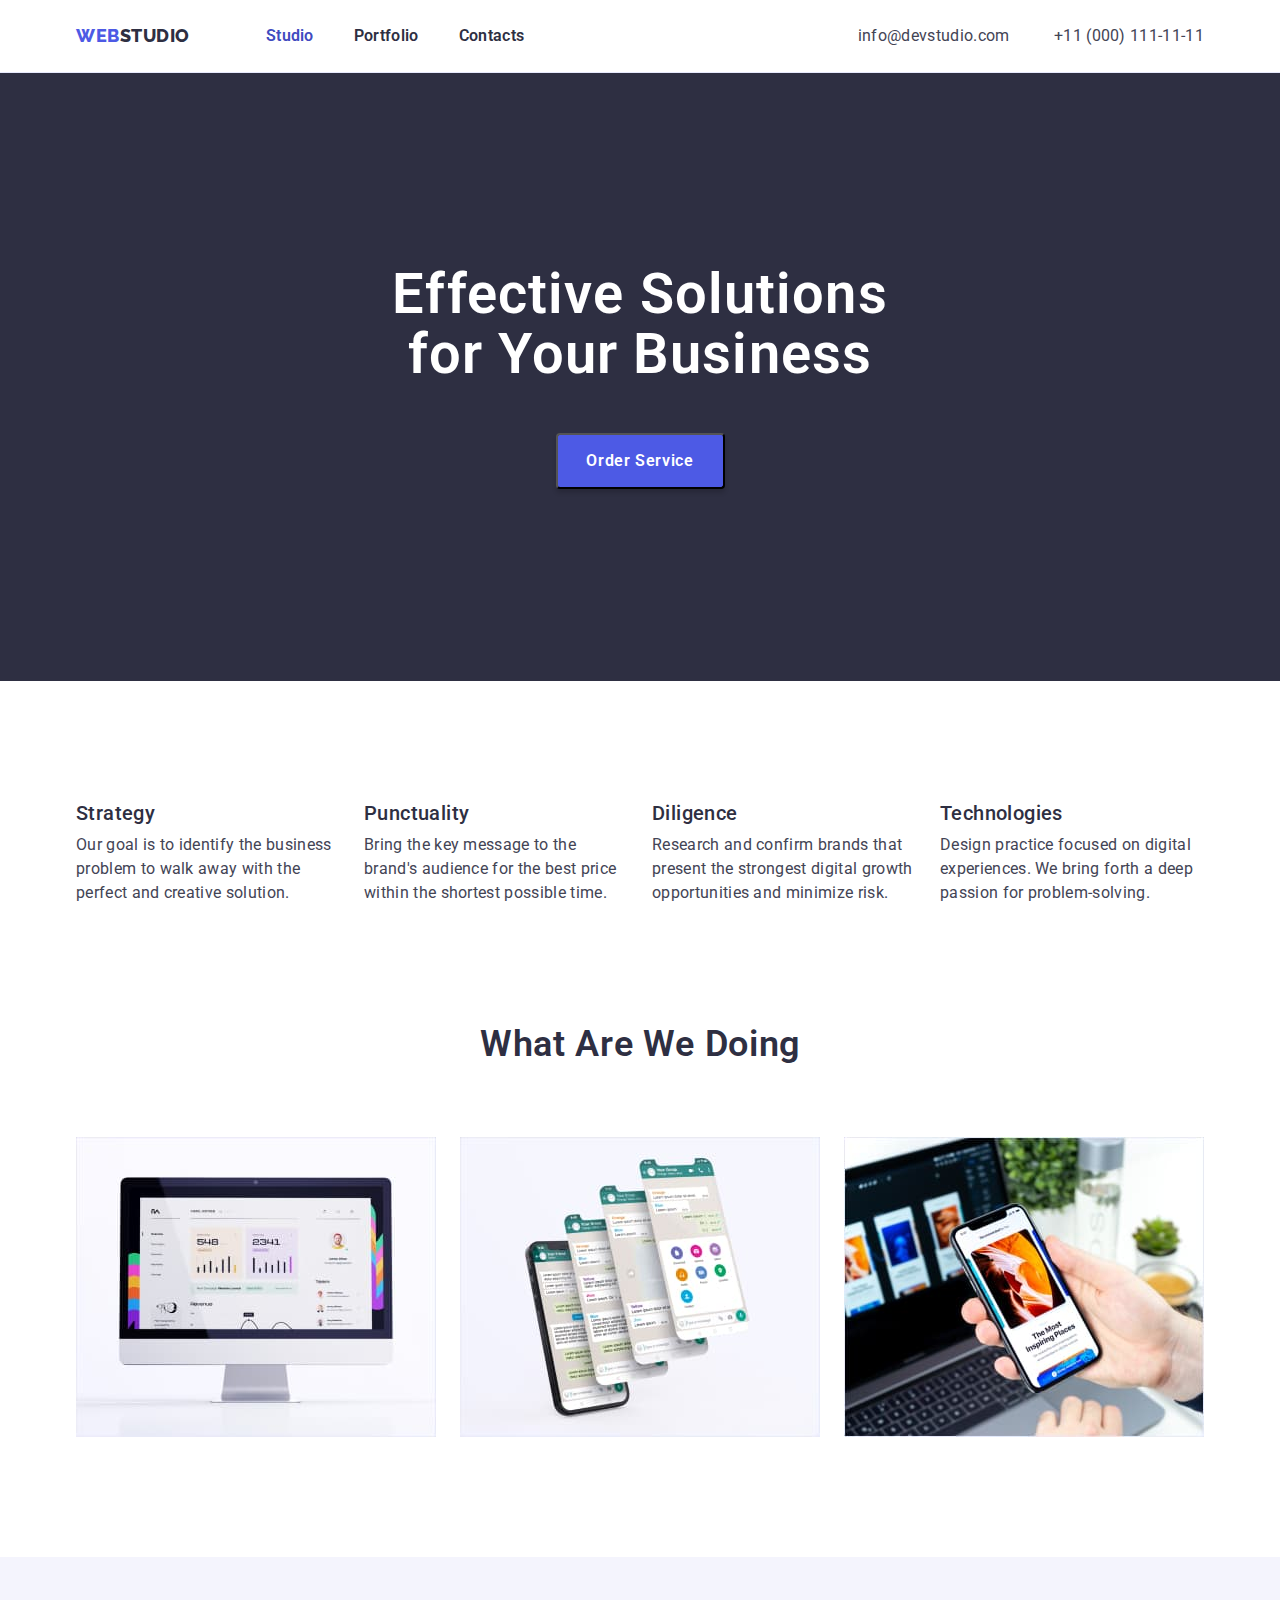
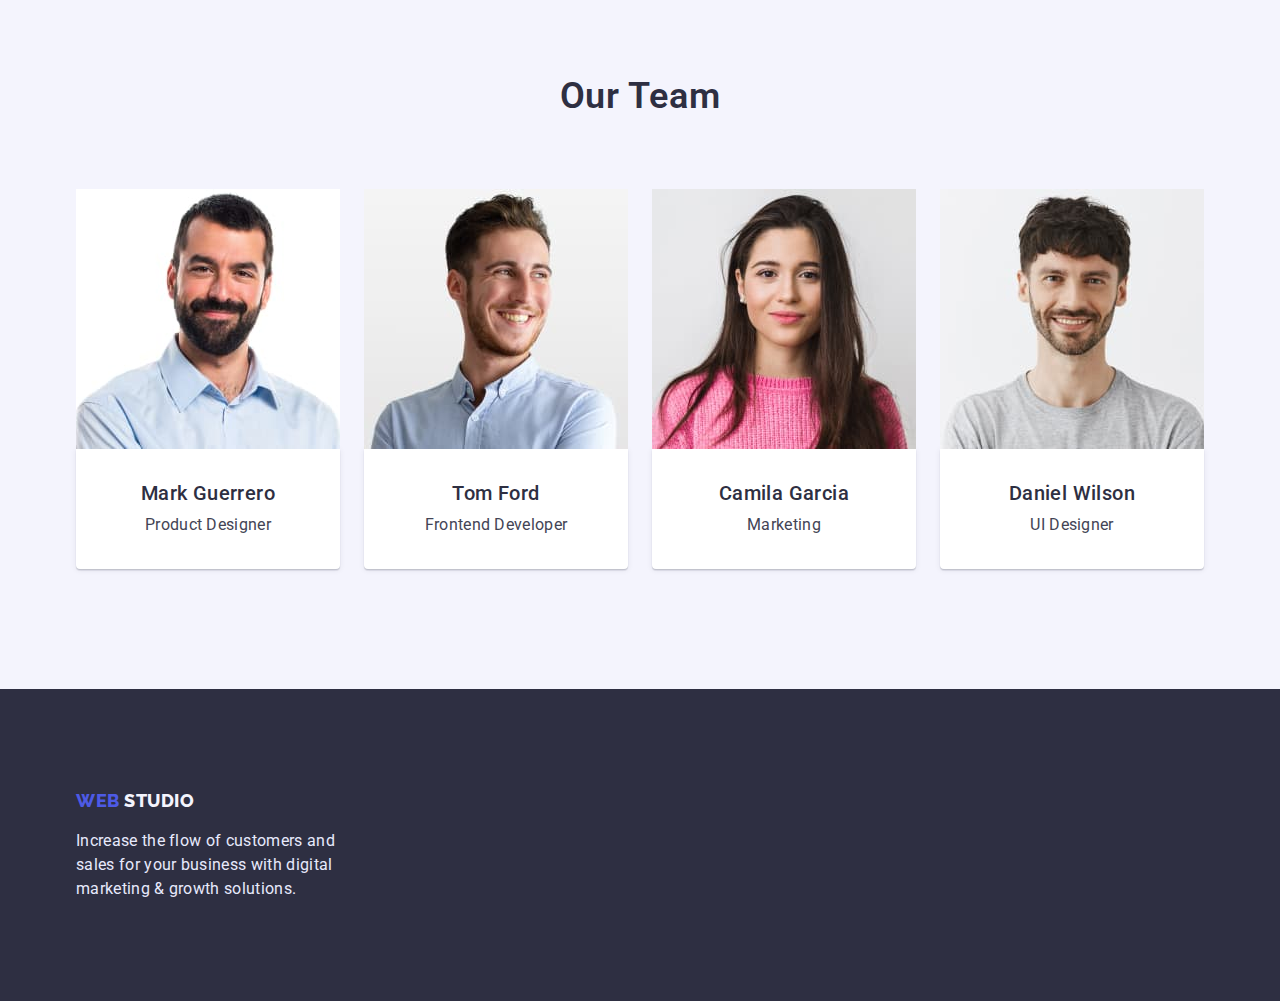
<file: index.html>
<!DOCTYPE html>
<html lang="en">
  <head>
    <meta charset="UTF-8" />
    <meta http-equiv="X-UA-Compatible" content="IE=edge" />
    <meta name="viewport" content="width=device-width, initial-scale=1.0" />
    <title>WebStudio</title>
    <link rel="preconnect" href="https://fonts.googleapis.com" />
    <link rel="preconnect" href="https://fonts.gstatic.com" crossorigin />
    <link
      href="https://fonts.googleapis.com/css2?family=Raleway:wght@800&family=Roboto:wght@400;500;700&display=swap"
      rel="stylesheet"
    />
    <link
      rel="stylesheet"
      href="https://cdn.jsdelivr.net/npm/modern-normalize@1.1.0/modern-normalize.min.css"
    />
    <link rel="stylesheet" href="./css/styles.css" />
  </head>
  <body>
    <!----------- Header------ -->
    <header class="header">
      <!-- ------Navigation----- -->
      <div class="container page-header-container">
        <nav class="navigation">
          <a class="studio-logo" href=""><span class="logo">Web</span>Studio</a>
          <ul class="menu list">
            <li class="menu-item">
              <a class="link link-current" href="./index.html">Studio</a>
            </li>
            <li class="menu-item">
              <a class="link" href="./portfolio.html">Portfolio</a>
            </li>
            <li class="menu-item">
              <a class="link" href="#">Contacts</a>
            </li>
          </ul>
        </nav>
        <!-- -------Address------- -->
        <address class="address">
          <a class="link-address tel" href="mailto:info@devstudio.com"
            >info@devstudio.com</a
          >
          <a class="link-address" href="tel:+110001111111"
            >+11 (000) 111-11-11</a
          >
        </address>
      </div>
    </header>
    <main>
      <!------------- Hero--------- -->
      <section class="hero-bgc">
        <div class="container">
          <h1 class="hero">Effective Solutions for Your Business</h1>
          <button class="hero-btn" type="button">Order Service</button>
        </div>
      </section>
      <!--------------- Adventages---------- -->
      <section class="page-adventages-container">
        <div class="container">
          <h2 class="advantages visually-hidden">advantages</h2>
          <ul class="list adventages-list">
            <li class="advantage-item">
              <h3 class="main-title">Strategy</h3>
              <p class="main-text">
                Our goal is to identify the business problem to walk away with
                the perfect and creative solution.
              </p>
            </li>
            <li class="advantage-item">
              <h3 class="main-title">Punctuality</h3>
              <p class="main-text">
                Bring the key message to the brand's audience for the best price
                within the shortest possible time.
              </p>
            </li>
            <li class="advantage-item">
              <h3 class="main-title">Diligence</h3>
              <p class="main-text">
                Research and confirm brands that present the strongest digital
                growth opportunities and minimize risk.
              </p>
            </li>
            <li class="advantage-item">
              <h3 class="main-title">Technologies</h3>
              <p class="main-text">
                Design practice focused on digital experiences. We bring forth a
                deep passion for problem-solving.
              </p>
            </li>
          </ul>
        </div>
      </section>
      <!------------- Product--------- -->
      <section class="page-container">
        <div class="container">
          <h2 class="section-title">What are we doing</h2>
          <ul class="list product-list">
            <li class="product-item">
              <img
                class="product-foto"
                src="./images/product/desktop.jpg"
                alt="desktop"
                width="360"
                height="300"
              />
            </li>
            <li class="product-item">
              <img
                class="product-foto"
                src="./images/product/app.jpg"
                alt="app"
                width="360"
                height="300"
              />
            </li>
            <li class="product-item">
              <img
                class="product-foto"
                src="./images/product/mobile.jpg"
                alt="mobile"
                width="360"
                height="300"
              />
            </li>
          </ul>
        </div>
      </section>
      <!--------------- Team----------- -->
      <section class="team-bgc page-container">
        <div class="container">
          <h2 class="section-title">Our Team</h2>
          <ul class="list member-list">
            <li class="team-member">
              <img
                class="member-foto"
                src="./images/team/mark-guerrero.jpg"
                alt="photo by mark-guerrero"
                width="264"
                height="260"
              />
              <div class="member-card">
                <h3 class="main-title">Mark Guerrero</h3>
                <p class="main-text">Product Designer</p>
              </div>
            </li>
            <li class="team-member">
              <img
                class="member-foto"
                src="./images/team/tom-ford.jpg"
                alt="photo by tom-ford"
                width="264"
                height="260"
              />
              <div class="member-card">
                <h3 class="main-title">Tom Ford</h3>
                <p class="main-text">Frontend Developer</p>
              </div>
            </li>
            <li class="team-member">
              <img
                class="member-foto"
                src="./images/team/camila-garcia.jpg"
                alt="photo by camila-garcia"
                width="264"
                height="260"
              />
              <div class="member-card">
                <h3 class="main-title">Camila Garcia</h3>
                <p class="main-text">Marketing</p>
              </div>
            </li>
            <li class="team-member">
              <img
                class="member-foto"
                src="./images/team/daniel-wilson.jpg"
                alt="photo by daniel-wilson"
                width="264"
                height="260"
              />
              <div class="member-card">
                <h3 class="main-title">Daniel Wilson</h3>
                <p class="main-text">UI Designer</p>
              </div>
            </li>
          </ul>
        </div>
      </section>
    </main>
    <!------------------ Footer----------- -->
    <footer class="footer">
      <div class="container">
        <a class="studio-logo" href="">
          <span class="logo">Web</span>
          <span class="studio">Studio</span>
        </a>
        <p class="footer-text">
          Increase the flow of customers and sales for your business with
          digital marketing & growth solutions.
        </p>
      </div>
    </footer>
  </body>
</html>
</file>
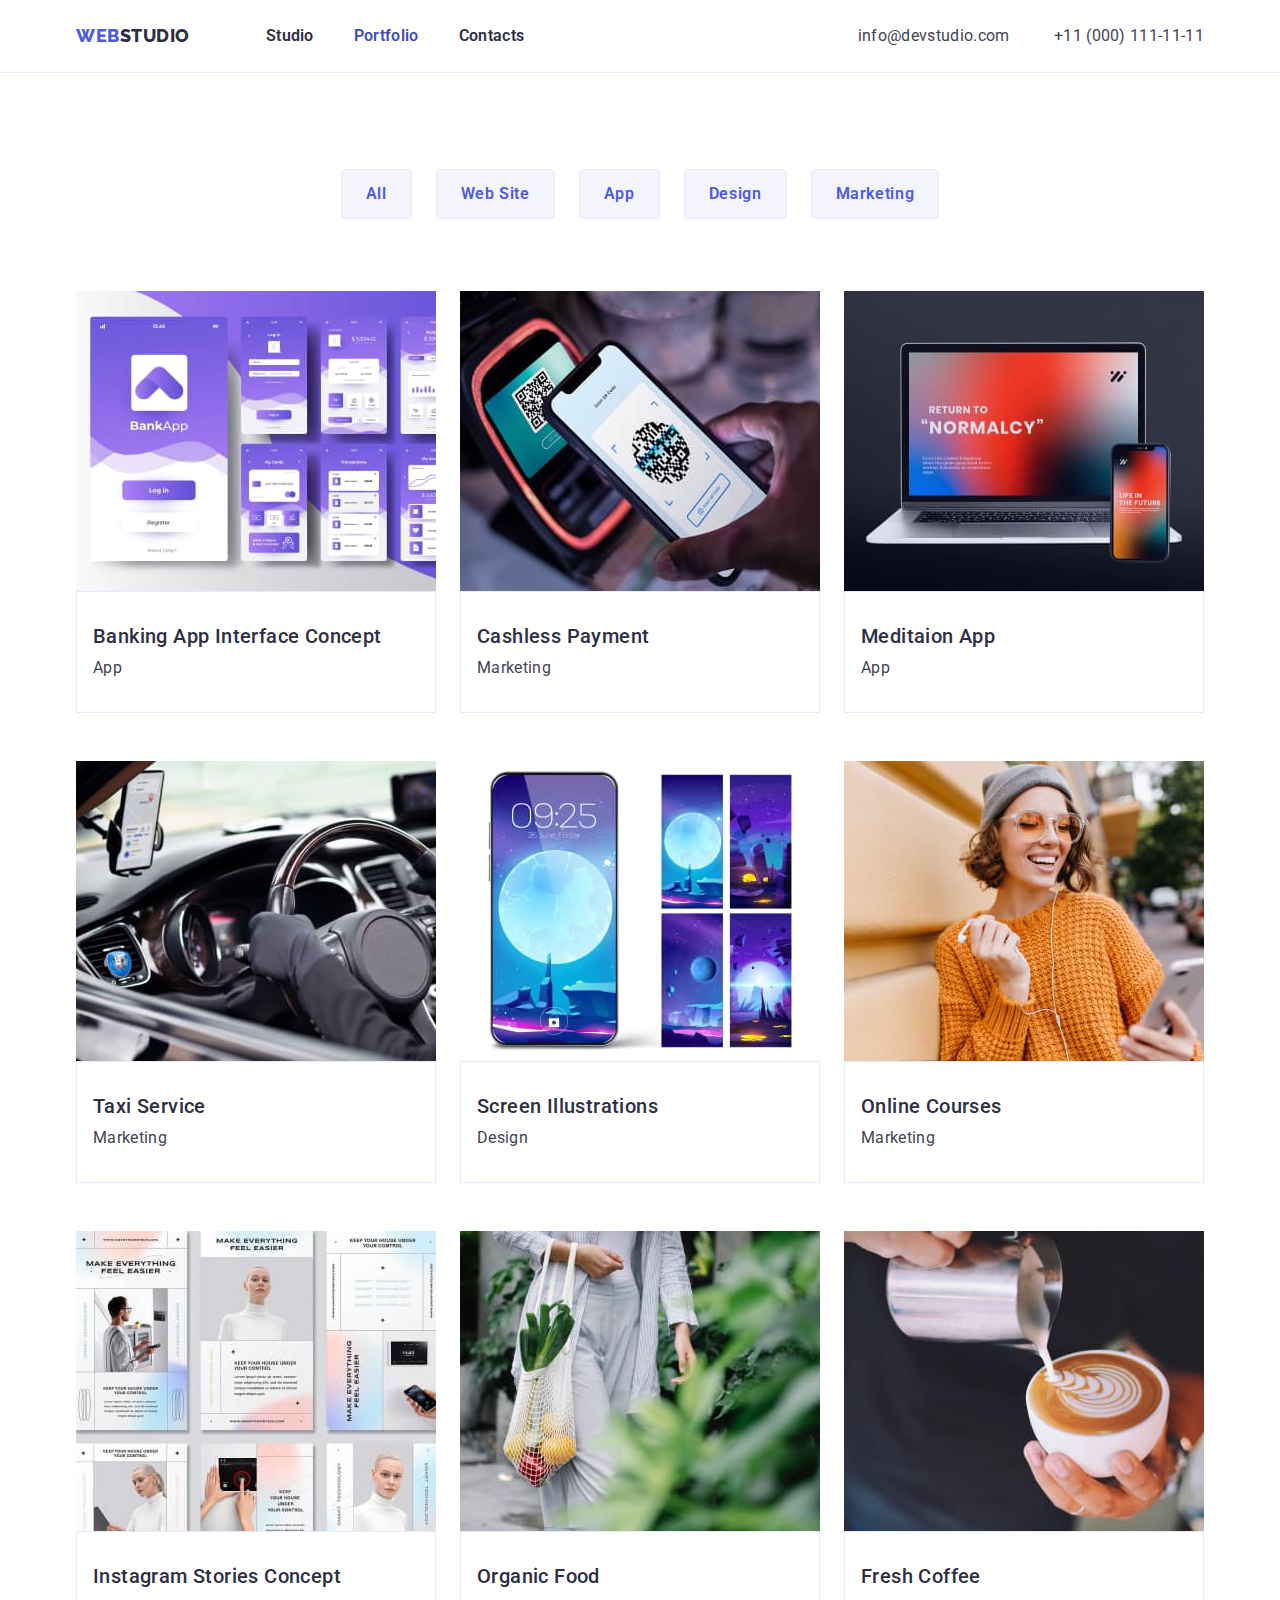
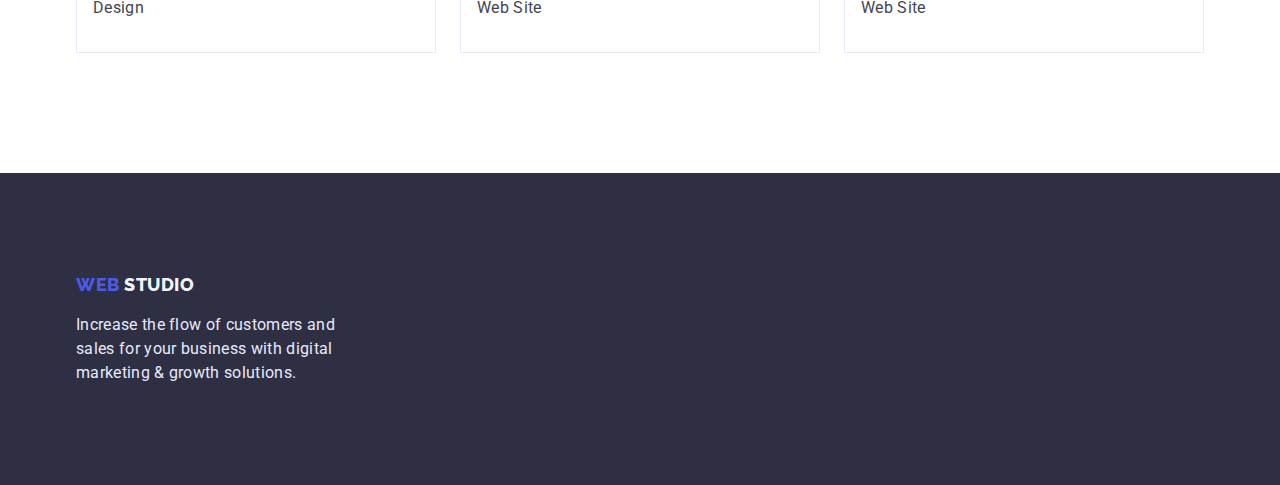
<file: portfolio.html>
<!DOCTYPE html>
<html lang="en">
  <head>
    <meta charset="UTF-8" />
    <meta http-equiv="X-UA-Compatible" content="IE=edge" />
    <meta name="viewport" content="width=device-width, initial-scale=1.0" />
    <title>WebStudio</title>
    <link rel="preconnect" href="https://fonts.googleapis.com" />
    <link rel="preconnect" href="https://fonts.gstatic.com" crossorigin />
    <link
      href="https://fonts.googleapis.com/css2?family=Raleway:wght@800&family=Roboto:wght@400;500;700&display=swap"
      rel="stylesheet"
    />
    <link
      rel="stylesheet"
      href="https://cdn.jsdelivr.net/npm/modern-normalize@1.1.0/modern-normalize.min.css"
    />
    <link rel="stylesheet" href="./css/styles.css" />
  </head>
  <body>
    <!----------- Header------ -->
    <header class="header">
      <!-- ------Navigation----- -->
      <div class="container page-header-container">
        <nav class="navigation">
          <a class="studio-logo" href=""><span class="logo">Web</span>Studio</a>
          <ul class="menu list">
            <li class="menu-item">
              <a class="link" href="./index.html">Studio</a>
            </li>
            <li class="menu-item">
              <a class="link link-current" href="./portfolio.html">Portfolio</a>
            </li>
            <li class="menu-item">
              <a class="link" href="#">Contacts</a>
            </li>
          </ul>
        </nav>
        <!-- -------Address------- -->
        <address class="address">
          <a class="link-address tel" href="mailto:info@devstudio.com"
            >info@devstudio.com</a
          >
          <a class="link-address" href="tel:+110001111111"
            >+11 (000) 111-11-11</a
          >
        </address>
      </div>
    </header>
    <main>
      <section class="portfolio">
        <div class="container">
          <!--------------- Filter -------------->
          <h1 class="visually-hidden">filter</h1>
          <ul class="filter list">
            <li class="filter-item">
              <button class="filter-btn" type="button">All</button>
            </li>
            <li class="filter-item">
              <button class="filter-btn" type="button">Web Site</button>
            </li>
            <li class="filter-item">
              <button class="filter-btn" type="button">App</button>
            </li>
            <li class="filter-item">
              <button class="filter-btn" type="button">Design</button>
            </li>
            <li class="filter-item">
              <button class="filter-btn" type="button">Marketing</button>
            </li>
          </ul>
          <!----------------- Examples------------- -->
          <ul class="examples list">
            <li class="examples-item">
              <img
                class="examples-img"
                src="./images/example-product/banking-app.jpg"
                alt="example banking app interface concept"
                width="360"
                height="300"
              />
              <div class="project-card">
                <h2 class="main-title">Banking App Interface Concept</h2>
                <p class="main-text">App</p>
              </div>
            </li>
            <li class="examples-item">
              <img
                class="examples-img"
                src="./images/example-product/cashless-payment.jpg"
                alt="example cashless payment"
                width="360"
                height="300"
              />
              <div class="project-card">
                <h2 class="main-title">Cashless Payment</h2>
                <p class="main-text">Marketing</p>
              </div>
            </li>
            <li class="examples-item">
              <img
                class="examples-img"
                src="./images/example-product/meditation-app.jpg"
                alt="example meditaion app"
                width="360"
                height="300"
              />
              <div class="project-card">
                <h2 class="main-title">Meditaion App</h2>
                <p class="main-text">App</p>
              </div>
            </li>
            <li class="examples-item">
              <img
                class="examples-img"
                src="./images/example-product/taxi-servise.jpg"
                alt="example taxi service"
                width="360"
                height="300"
              />
              <div class="project-card">
                <h2 class="main-title">Taxi Service</h2>
                <p class="main-text">Marketing</p>
              </div>
            </li>
            <li class="examples-item">
              <img
                class="examples-img"
                src="./images/example-product/screen-illustration.jpg"
                alt="example screen illustrations"
                width="360"
                height="300"
              />
              <div class="project-card">
                <h2 class="main-title">Screen Illustrations</h2>
                <p class="main-text">Design</p>
              </div>
            </li>
            <li class="examples-item">
              <img
                class="examples-img"
                src="./images/example-product/online-courses.jpg"
                alt="example online courses"
                width="360"
                height="300"
              />
              <div class="project-card">
                <h2 class="main-title">Online Courses</h2>
                <p class="main-text">Marketing</p>
              </div>
            </li>
            <li class="examples-item">
              <img
                class="examples-img"
                src="./images/example-product/instagram-stories-concept.jpg"
                alt="example Instagram Stories Concept"
                width="360"
                height="300"
              />
              <div class="project-card">
                <h2 class="main-title">Instagram Stories Concept</h2>
                <p class="main-text">Design</p>
              </div>
            </li>
            <li class="examples-item">
              <img
                class="examples-img"
                src="./images/example-product/organic-food.jpg"
                alt="example Organic Food"
                width="360"
                height="300"
              />
              <div class="project-card">
                <h2 class="main-title">Organic Food</h2>
                <p class="main-text">Web Site</p>
              </div>
            </li>
            <li class="examples-item">
              <img
                class="examples-img"
                src="./images/example-product/fresh-coffee.jpg"
                alt="example Fresh Coffee"
                width="360"
                height="300"
              />
              <div class="project-card">
                <h2 class="main-title">Fresh Coffee</h2>
                <p class="main-text">Web Site</p>
              </div>
            </li>
          </ul>
        </div>
      </section>
    </main>
    <!------------------ Footer----------- -->
    <footer class="footer">
      <div class="container">
        <a class="studio-logo" href="">
          <span class="logo">Web</span>
          <span class="studio">Studio</span>
        </a>
        <p class="footer-text">
          Increase the flow of customers and sales for your business with
          digital marketing & growth solutions.
        </p>
      </div>
    </footer>
  </body>
</html>
</file>
<file: css/styles.css>
:root {
  --primary-brand: #4d5ae5;
  --dark: #2e2f42;
  --pressed-state: #404bbf;
  --success: #31d0aa;
  --text: #434455;
  --subtle-text: #8e8f99;
  --accent: #e7e9fc;
  --light: #f4f4fd;
  --white: #fff;
}

h1,
h2,
h3,
h4,
p {
  margin-top: 0;
  margin-bottom: 0;
}

ul,
ol {
  margin-top: 0;
  margin-bottom: 0;
  padding-left: 0;
}

img {
  display: block;
  max-width: 100%;
  height: auto;
}

button {
  cursor: pointer;
}

body {
  font-family: 'Roboto', sans-serif;
  background-color: var(--white);
}

.list {
  list-style: none;
}

.link {
  text-decoration: none;
}

.menu .menu-item .link-current {
  color: var(--pressed-state);
}

.visually-hidden {
  position: absolute;
  width: 1px;
  height: 1px;
  margin: -1px;
  border: 0;
  padding: 0;

  white-space: nowrap;
  clip-path: inset(100%);
  clip: rect(0 0 0 0);
  overflow: hidden;
}
/* ----------Component-------------------- */
.main-text {
  width: 264px;
  font-size: 16px;
  line-height: 1.5;
  letter-spacing: 0.02em;
  color: var(--text);
}
.main-title {
  font-weight: 500;
  font-size: 20px;
  line-height: 1.2;
  letter-spacing: 0.02em;
  color: var(--dark);

  margin-bottom: 8px;
}
.section-title {
  font-weight: 600;
  font-size: 36px;
  line-height: 1.11;
  text-align: center;
  text-transform: capitalize;
  letter-spacing: 0.02em;
  color: var(--dark);

  margin-bottom: 72px;
}
.container {
  width: 1158px;
  padding-left: 15px;
  padding-right: 15px;
  /* border: 1px solid red; */
  margin: 0 auto;
}
.page-container {
  padding-top: 120px;
  padding-bottom: 120px;
}
/* ----------Header-------------------- */
.header {
  background-color: var(--white);
  border-bottom: 1px solid #e7e9fc;
  padding-top: 24px;
  padding-bottom: 24px;
}

.page-header-container {
  display: flex;
  align-items: center;
}
/* -----------Logo------------------- */
.studio-logo {
  font-family: 'Raleway', sans-serif;
  font-weight: 800;
  font-size: 18px;
  line-height: 1.33;
  letter-spacing: 0.03em;
  text-transform: uppercase;
  color: var(--dark);
  text-decoration: none;

  margin-right: 76px;
}

.logo {
  color: var(--primary-brand);
}
/*--------------Navigation-------------- */

.navigation {
  display: flex;
  align-items: center;
}
.navigation .link {
  font-weight: 600;
  font-size: 16px;
  line-height: 1.5;
  letter-spacing: 0.02em;
  color: var(--dark);
  text-decoration: none;
}
.menu {
  display: flex;
  align-items: center;
  gap: 40px;
}

.menu:hover,
.menu:focus {
  color: var(--pressed-state);
}

.link-address {
  color: var(--text);
  text-decoration: none;
}
.address {
  font-style: normal;
  font-size: 16px;
  line-height: 1.5;
  letter-spacing: 0.02em;
  margin-left: auto;
}
.tel {
  margin-right: 40px;
}
.address:hover,
.address:focus {
  color: var(--pressed-state);
}
/*-------------- Hero----------------- */
.hero-bgc {
  background-color: var(--dark);
  text-align: center;
  padding-bottom: 192px;
  padding-top: 192px;
}

.hero {
  display: block;
  width: 496px;
  font-weight: 600;
  font-size: 56px;
  line-height: 1.07;
  letter-spacing: 0.02em;
  color: var(--white);

  margin-right: auto;
  margin-left: auto;
  margin-bottom: 48px;
}

.hero-btn {
  font-family: inherit;
  font-weight: 600;
  font-size: 16px;
  line-height: 1.85;
  display: inline-block;
  letter-spacing: 0.04em;
  background-color: var(--primary-brand);
  color: var(--white);

  width: 169px;
  height: 56px;
  box-shadow: 0px 4px 4px rgba(0, 0, 0, 0.15);
  border-radius: 4px;
}
.hero-btn:hover,
.hero-btn:focus {
  background-color: var(--pressed-state);
}

/* --------Adventages----------------- */
.page-adventages-container {
  padding-top: 120px;
}
.adventages-list {
  display: flex;
  gap: 24px;
}
.advantage-item {
  flex-basis: calc((100% - 72px) / 4);
}

/* <------------- Product--------- --> */

.product-list {
  display: flex;
  gap: 24px;
}
.product-item {
  flex-basis: calc((100% - 48px) / 3);
}

/* <--------------- Team----------- --> */
.team-bgc {
  background-color: var(--light);
}

.member-list {
  display: flex;
  gap: 24px;
}
.team-member {
  flex-basis: calc((100% - 72px) / 4);
}
.member-card {
  text-align: center;
  background-color: var(--white);
  padding-top: 32px;
  padding-bottom: 32px;
  box-shadow: 0px 1px 6px rgba(46, 47, 66, 0.08),
    0px 1px 1px rgba(46, 47, 66, 0.16), 0px 2px 1px rgba(46, 47, 66, 0.08);
  border-radius: 0px 0px 4px 4px;
}
/* <------------------ Footer----------- --> */
.footer {
  background-color: var(--dark);
  padding-bottom: 100px;
  padding-top: 100px;
}
.studio {
  color: var(--light);
}
.footer-studio-logo {
  margin-right: 0;
}
.footer-text {
  margin-top: 16px;
  width: 264px;
  font-size: 16px;
  line-height: 1.5;
  letter-spacing: 0.02em;
  color: var(--accent);
}

/*-------------------PORTFOLIO------------ */
.portfolio {
  padding-top: 96px;
  padding-bottom: 120px;
}
/* -----------Filter-------------- */
.filter {
  display: flex;
  justify-content: center;
  gap: 24px;
  margin-bottom: 72px;
}

.filter-btn {
  font-family: inherit;
  font-weight: 600;
  font-size: 16px;
  line-height: 1.5;
  display: flex;
  align-items: center;
  text-align: center;
  letter-spacing: 0.04em;
  background-color: var(--light);
  color: var(--primary-brand);

  padding: 12px 24px;
  border: 1px solid #e7e9fc;
  border-radius: 4px;
}
.filter-btn:hover,
.filter-btn:focus {
  background-color: var(--pressed-state);
  color: var(--white);
}

/* -------Examples----------- */

.examples {
  display: flex;
  flex-wrap: wrap;
  column-gap: 24px;
  row-gap: 48px;
}
.project-card {
  background-color: var(--white);
  padding-top: 32px;
  padding-bottom: 32px;
  padding-left: 16px;
  border: 1px solid #e7e9fc;
}

.examples-item {
  flex-basis: calc((100% - 48px) / 3);
}
</file>
